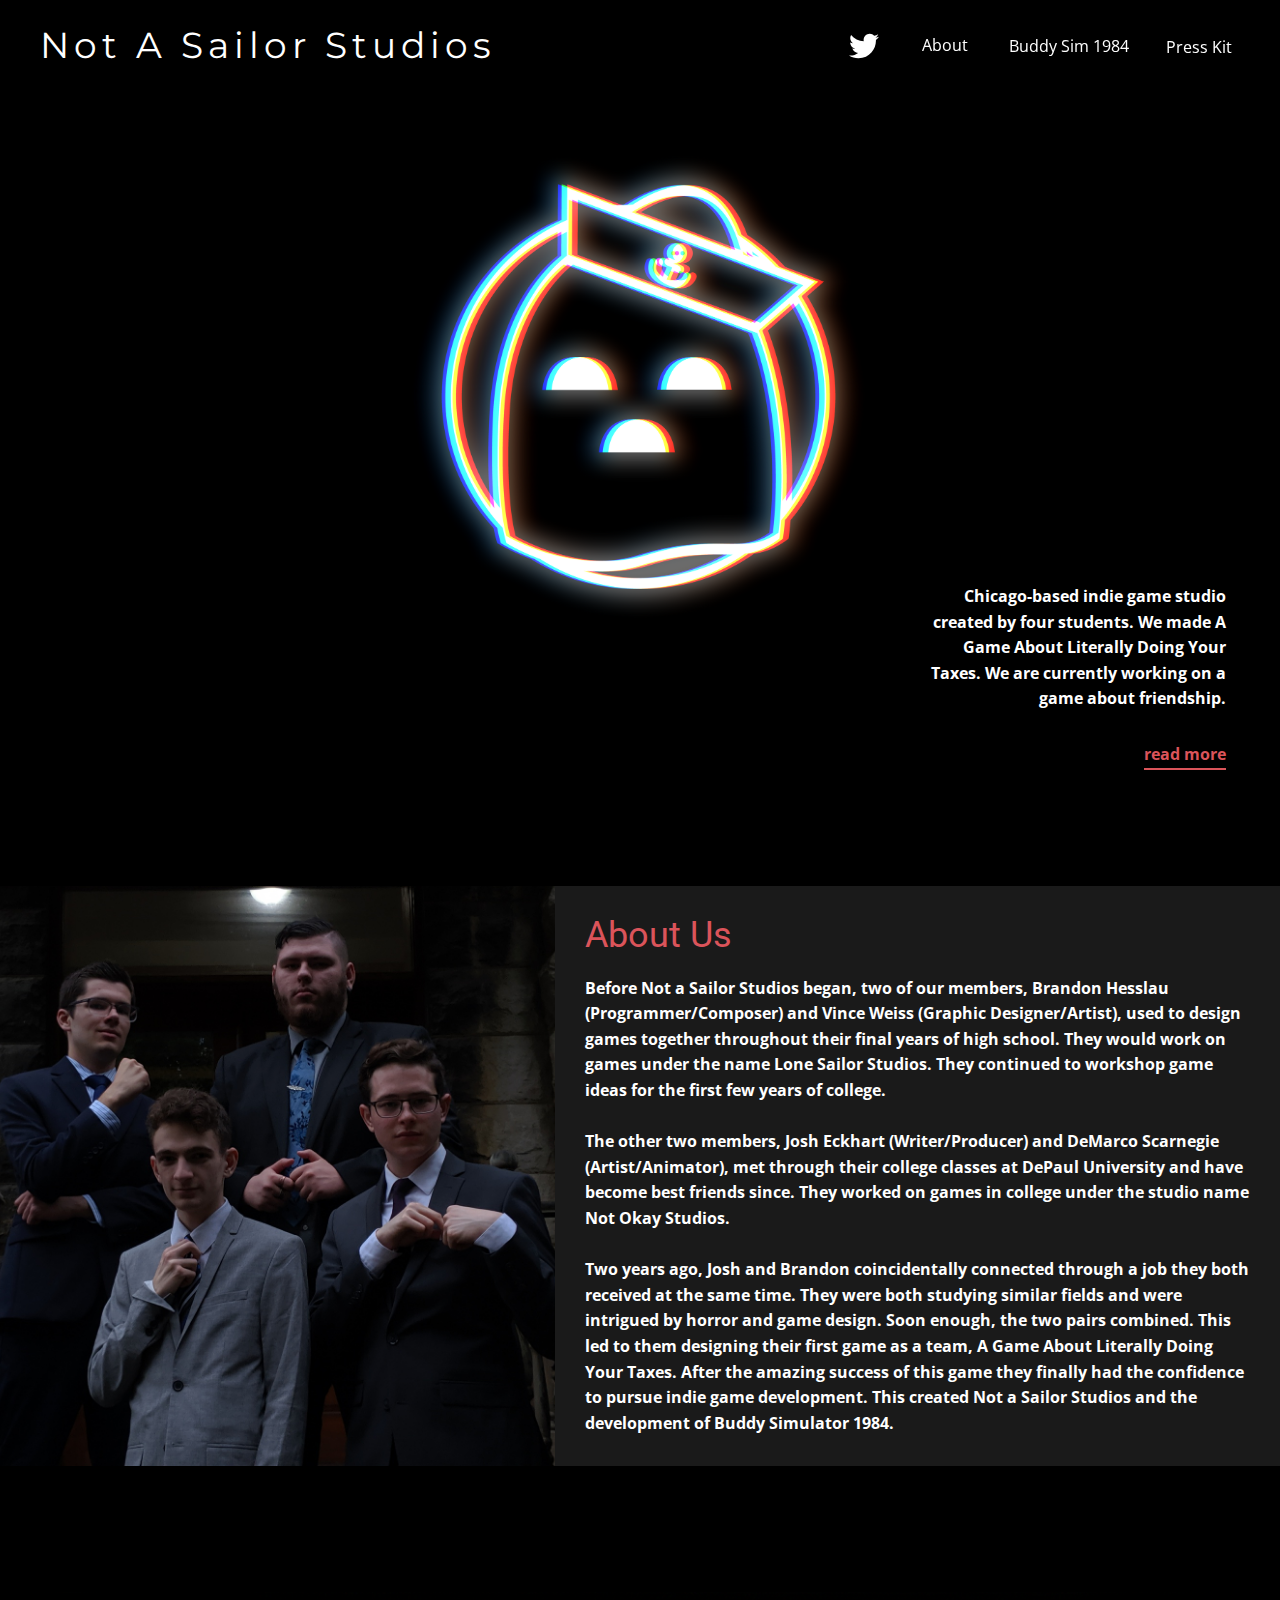
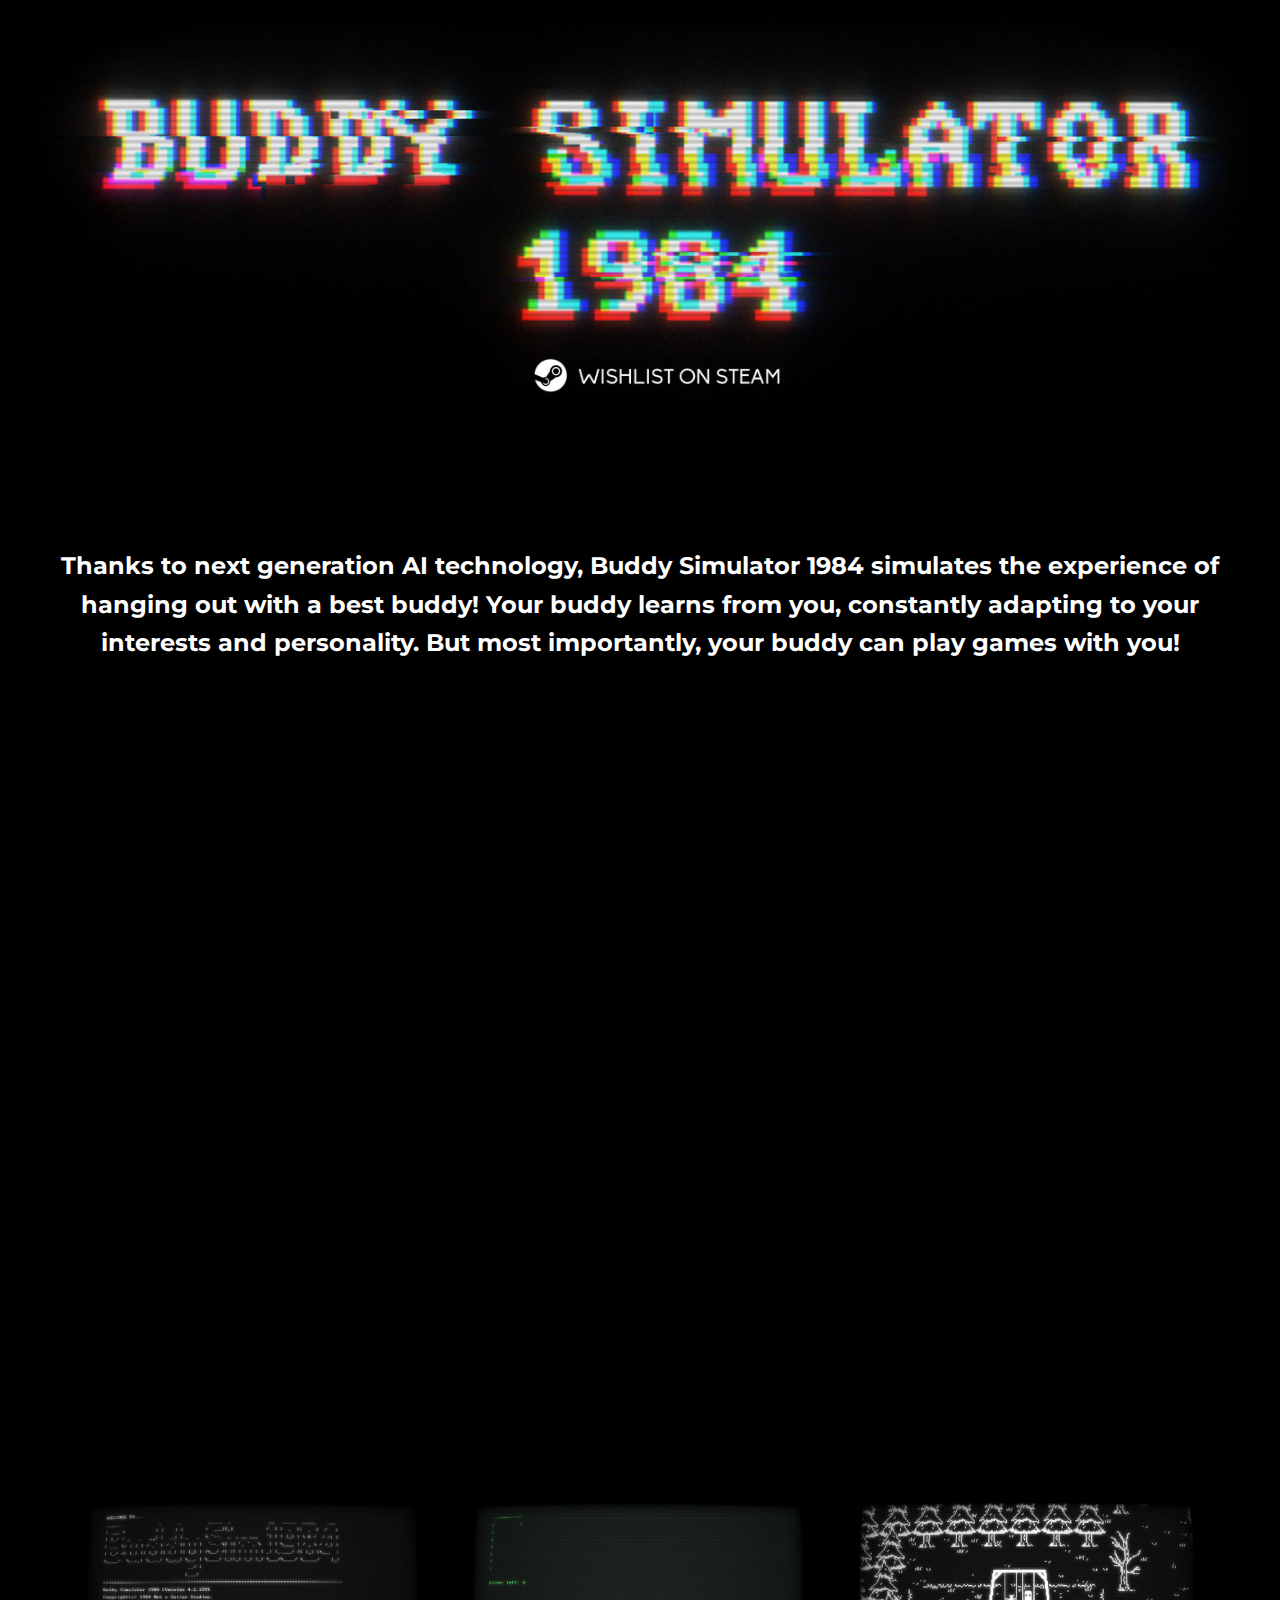
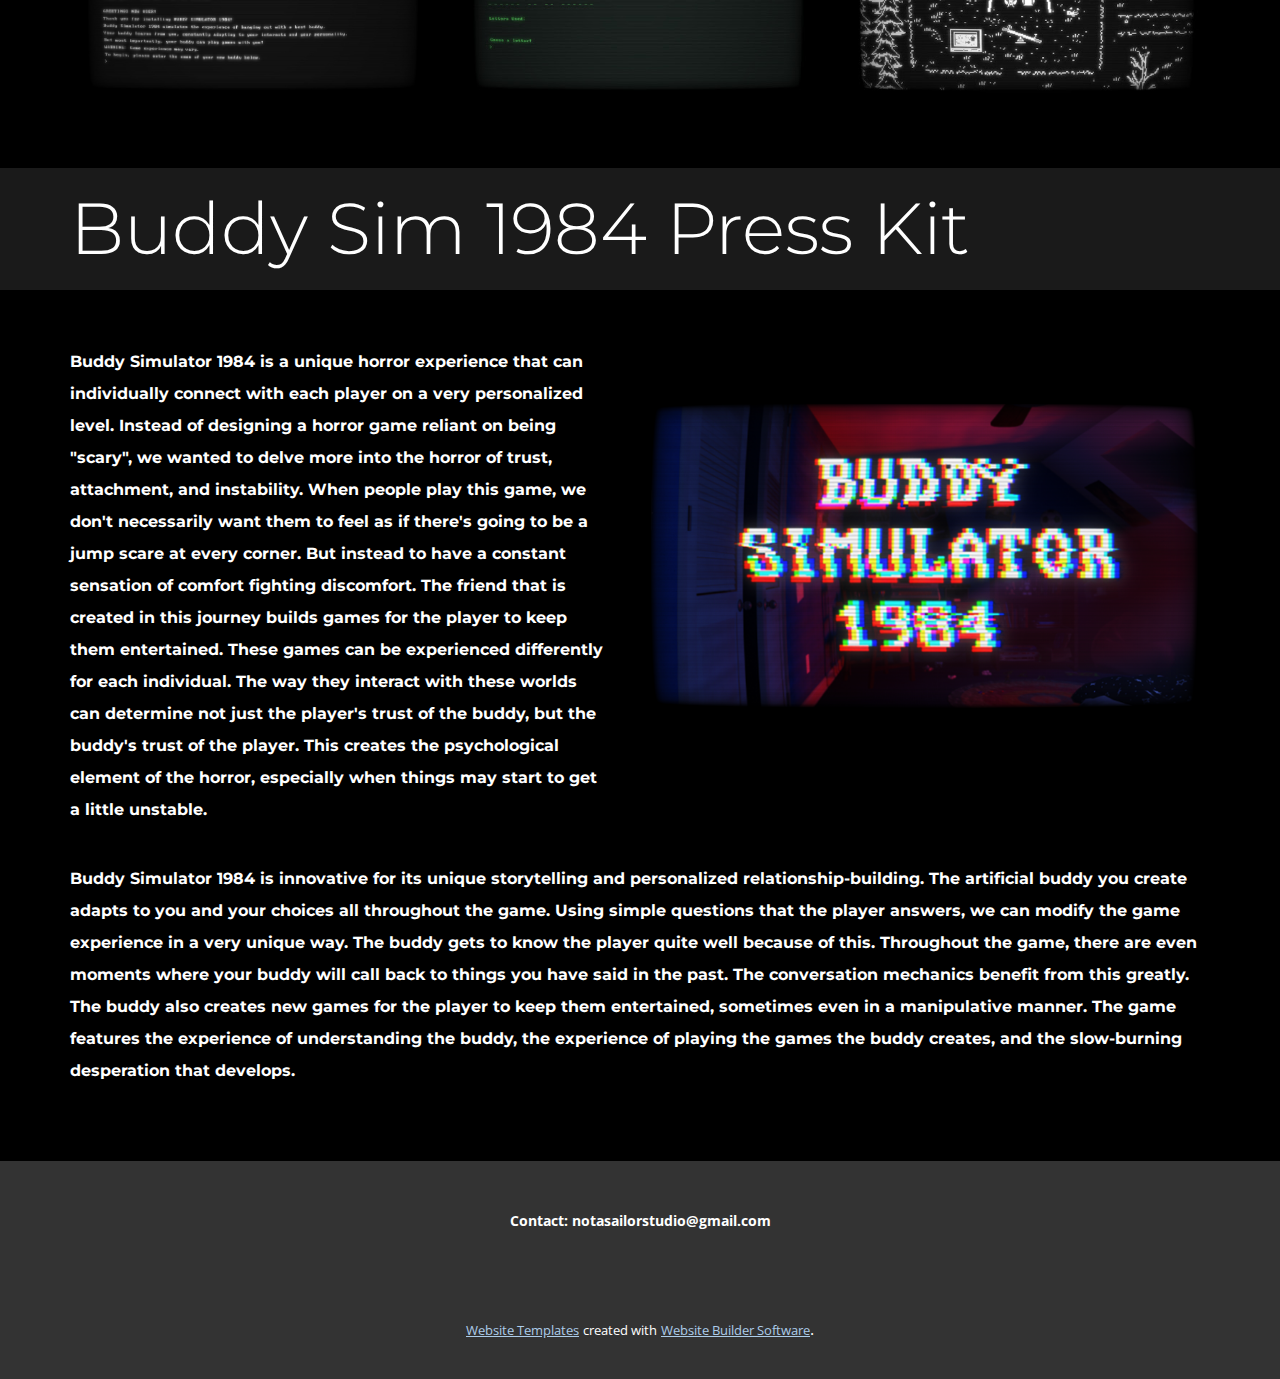
<file: NASS SITE/index.html>
<!DOCTYPE html>
<html style="font-size: 16px;">
  <head>
    <meta name="viewport" content="width=device-width, initial-scale=1.0">
    <meta charset="utf-8">
    <meta name="keywords" content="Not A Sailor Studios, About Us, Buddy Sim 1984 Press Kit">
    <meta name="description" content="">
    <meta name="page_type" content="np-template-header-footer-from-plugin">
    <title>Not A Sailor Studios</title>
    <link rel="stylesheet" href="nicepage.css" media="screen">
<link rel="stylesheet" href="Not-A-Sailor-Studios.css" media="screen">
    <script class="u-script" type="text/javascript" src="jquery.js" defer=""></script>
    <script class="u-script" type="text/javascript" src="nicepage.js" defer=""></script>
    <meta name="generator" content="Nicepage 3.1.3, nicepage.com">
    <link id="u-theme-google-font" rel="stylesheet" href="https://fonts.googleapis.com/css?family=Roboto:100,100i,300,300i,400,400i,500,500i,700,700i,900,900i|Open+Sans:300,300i,400,400i,600,600i,700,700i,800,800i">
    <link id="u-page-google-font" rel="stylesheet" href="https://fonts.googleapis.com/css?family=Montserrat:100,100i,200,200i,300,300i,400,400i,500,500i,600,600i,700,700i,800,800i,900,900i|Montserrat:100,100i,200,200i,300,300i,400,400i,500,500i,600,600i,700,700i,800,800i,900,900i">
    
    
    
    
    
    
    
    
    
    
    <script type="application/ld+json">{
		"@context": "http://schema.org",
		"@type": "Organization",
		"name": "",
		"url": "index.html"
}</script>
    <meta property="og:title" content="Not A Sailor Studios">
    <meta property="og:type" content="website">
    <meta name="theme-color" content="#478ac9">
    <link rel="canonical" href="index.html">
    <meta property="og:url" content="index.html">
  </head>
  <body data-home-page="Not-A-Sailor-Studios.html" data-home-page-title="Not A Sailor Studios" class="u-body"><header class="u-black u-clearfix u-header u-header" id="sec-da3a"><div class="u-clearfix u-sheet u-valign-middle u-sheet-1">
        <h1 class="u-custom-font u-text u-title u-text-1">Not A Sailor Studios</h1>
        <a href="https://twitter.com/not_sailor" class="u-btn u-button-style u-none u-text-active-white u-text-hover-palette-2-base u-btn-1" target="_blank"><span class="u-icon u-icon-1" data-animation-name="fadeIn" data-animation-duration="1000" data-animation-delay="0"><svg xmlns="http://www.w3.org/2000/svg" xmlns:xlink="http://www.w3.org/1999/xlink" version="1.1" xml:space="preserve" class="u-svg-content" viewBox="0 0 512 512" x="0px" y="0px" style="width: 1em; height: 1em;"><g><g><path d="M512,97.248c-19.04,8.352-39.328,13.888-60.48,16.576c21.76-12.992,38.368-33.408,46.176-58.016    c-20.288,12.096-42.688,20.64-66.56,25.408C411.872,60.704,384.416,48,354.464,48c-58.112,0-104.896,47.168-104.896,104.992    c0,8.32,0.704,16.32,2.432,23.936c-87.264-4.256-164.48-46.08-216.352-109.792c-9.056,15.712-14.368,33.696-14.368,53.056    c0,36.352,18.72,68.576,46.624,87.232c-16.864-0.32-33.408-5.216-47.424-12.928c0,0.32,0,0.736,0,1.152    c0,51.008,36.384,93.376,84.096,103.136c-8.544,2.336-17.856,3.456-27.52,3.456c-6.72,0-13.504-0.384-19.872-1.792    c13.6,41.568,52.192,72.128,98.08,73.12c-35.712,27.936-81.056,44.768-130.144,44.768c-8.608,0-16.864-0.384-25.12-1.44    C46.496,446.88,101.6,464,161.024,464c193.152,0,298.752-160,298.752-298.688c0-4.64-0.16-9.12-0.384-13.568    C480.224,136.96,497.728,118.496,512,97.248z"></path>
</g>
</g></svg><img></span>
        </a>
        <a href="Not-A-Sailor-Studios.html#sec-786d" data-page-id="32463478" class="u-btn u-button-style u-none u-text-hover-palette-2-base u-btn-2" data-animation-name="fadeIn" data-animation-duration="1000" data-animation-delay="0" data-animation-direction="">About</a>
        <a href="Not-A-Sailor-Studios.html#sec-8f4f" data-page-id="32463478" class="u-btn u-button-style u-none u-text-hover-palette-2-base u-btn-3" data-animation-name="fadeIn" data-animation-duration="1000" data-animation-delay="0">Buddy Sim 1984</a>
        <a href="Not-A-Sailor-Studios.html#sec-fe0d" data-page-id="32463478" class="u-btn u-button-style u-none u-text-hover-palette-2-base u-btn-4" data-animation-name="fadeIn" data-animation-duration="1000" data-animation-delay="0">Press Kit</a>
      </div></header>
    <section class="u-black u-clearfix u-section-1" id="carousel_be4c">
      <div class="u-clearfix u-sheet u-sheet-1">
        <img class="u-expand-resize u-image u-image-1" src="images/youtubeprofilepic.png" data-image-width="3750" data-image-height="3750">
        <div class="u-align-right u-container-style u-expanded-width-xs u-group u-group-1">
          <div class="u-container-layout u-valign-middle u-container-layout-1">
            <p class="u-text u-text-white u-text-1">Chicago-based indie game studio created by four students.
We made A Game About Literally Doing Your Taxes. 
We are currently working on a game about friendship.</p>
            <a href="Not-A-Sailor-Studios.html#sec-786d" data-page-id="32463478" class="u-active-none u-border-2 u-border-palette-2-base u-btn u-btn-rectangle u-button-style u-hover-none u-none u-btn-1">read more</a>
          </div>
        </div>
      </div>
    </section>
    <section class="u-clearfix u-grey-5 u-section-2" id="sec-786d">
      <div class="u-clearfix u-expanded-width u-gutter-0 u-layout-wrap u-layout-wrap-1">
        <div class="u-gutter-0 u-layout">
          <div class="u-layout-row">
            <div class="u-container-style u-image u-layout-cell u-left-cell u-size-26 u-image-1" src="" data-image-width="4032" data-image-height="3024">
              <div class="u-container-layout u-container-layout-1"></div>
            </div>
            <div class="u-align-left u-container-style u-grey-90 u-layout-cell u-right-cell u-size-34 u-layout-cell-2" src="">
              <div class="u-container-layout u-container-layout-2">
                <h2 class="u-text u-text-palette-2-base u-text-1">About Us</h2>
                <p class="u-text u-text-2"><b style="">Before Not a Sailor Studios began, two of our members, Brandon Hesslau (</b><b>Programmer/Composer)</b><b style="">&nbsp;and Vince Weiss (</b><b>Graphic Designer/Artist)</b><b style="">, used to design games together throughout their final years of high school. They would work on games under the name Lone Sailor Studios. They continued to workshop game ideas for the first few years of college.&nbsp;</b>
                  <br>
                  <br><b style="">The other two members, Josh Eckhart (</b><b>Writer/Producer)</b><b style="">&nbsp;and DeMarco Scarnegie (</b><b>Artist/Animator)</b><b style="">, met through their college classes at DePaul University and have become best friends since. They worked on games in college under the studio name Not Okay Studios.</b>
                  <br>
                  <br><b style="">Two years ago, Josh and Brandon coincidentally connected through a job they both received at the same time. They were both studying similar fields and were intrigued by horror and game design. Soon enough, the two pairs combined. This led to them designing their first game as a team, A Game About Literally Doing Your Taxes. After the amazing success of this game they finally had the confidence to pursue indie game development. This created Not a Sailor Studios and the development of Buddy Simulator 1984.</b>
                </p>
              </div>
            </div>
          </div>
        </div>
      </div>
    </section>
    <section class="u-black u-clearfix u-section-3" id="sec-f440">
      <div class="u-clearfix u-sheet u-sheet-1"></div>
    </section>
    <section class="u-align-left u-clearfix u-image u-section-4" src="" id="sec-8f4f" data-image-width="10935" data-image-height="3593">
      <div class="u-clearfix u-sheet u-valign-middle"></div>
    </section>
    <section class="u-align-left u-black u-clearfix u-section-5" id="sec-8ec0">
      <div class="u-clearfix u-sheet u-sheet-1">
        <p class="u-align-center u-custom-font u-text u-text-1"><b>Thanks to next generation AI technology, Buddy Simulator 1984 simulates the experience of hanging out with a best buddy! Your buddy learns from you, constantly adapting to your interests and personality. But most importantly, your buddy can play games with you!</b>
        </p>
      </div>
    </section>
    <section class="u-black u-clearfix u-section-6" id="sec-cba3">
      <div class="u-clearfix u-sheet u-sheet-1">
        <div class="u-align-left u-expand-resize u-expanded-width u-left-0 u-video u-video-contain u-video-1">
          <div style="position: absolute;" class="embed-responsive">
            <iframe style="position: absolute;top: 0;left: 0;width: 100%;height: 100%;" class="embed-responsive-item" src="https://www.youtube.com/embed/matlaLDM-iM?mute=1&amp;showinfo=0&amp;controls=0&amp;start=0&amp;autoplay=1" frameborder="0" allowfullscreen=""></iframe>
          </div>
        </div>
      </div>
    </section>
    <section class="u-align-center u-black u-clearfix u-section-7" id="sec-fe0d">
      <div class="u-clearfix u-sheet u-sheet-1">
        <div class="u-expanded-width u-gallery u-layout-grid u-lightbox u-show-text-on-hover u-gallery-1">
          <div class="u-gallery-inner u-gallery-inner-1">
            <div class="u-effect-fade u-gallery-item">
              <div class="u-back-slide" data-image-width="1600" data-image-height="900">
                <img class="u-back-image u-expanded" src="images/BuddySim_Ascii.jpg">
              </div>
              <div class="u-over-slide u-shading u-over-slide-1">
                <h3 class="u-gallery-heading"></h3>
                <p class="u-gallery-text"></p>
              </div>
            </div>
            <div class="u-effect-fade u-gallery-item">
              <div class="u-back-slide" data-image-width="512" data-image-height="288">
                <img class="u-back-image u-expanded" src="images/unnamed1.jpg">
              </div>
              <div class="u-over-slide u-shading u-over-slide-2">
                <h3 class="u-gallery-heading"></h3>
                <p class="u-gallery-text"></p>
              </div>
            </div>
            <div class="u-effect-fade u-gallery-item">
              <div class="u-back-slide" data-image-width="512" data-image-height="288">
                <img class="u-back-image u-expanded" src="images/unnamed.jpg">
              </div>
              <div class="u-over-slide u-shading u-over-slide-3">
                <h3 class="u-gallery-heading"></h3>
                <p class="u-gallery-text"></p>
              </div>
            </div>
          </div>
        </div>
      </div>
    </section>
    <section class="u-clearfix u-grey-90 u-section-8" id="sec-66d5">
      <div class="u-clearfix u-sheet u-valign-middle u-sheet-1">
        <h1 class="u-custom-font u-font-montserrat u-text u-text-default u-title u-text-1">Buddy Sim 1984 Press Kit</h1>
      </div>
    </section>
    <section class="u-black u-clearfix u-section-9" id="sec-64cc">
      <div class="u-clearfix u-sheet u-sheet-1">
        <p class="u-custom-font u-text u-text-1"><b>Buddy Simulator 1984 is a unique horror experience that can individually connect with each player on a very personalized level. Instead of designing a horror game reliant on being "scary", we wanted to delve more into the horror of trust, attachment, and instability. When people play this game, we don't necessarily want them to feel as if there's going to be a jump scare at every corner. But instead to have a constant sensation of comfort fighting discomfort. The friend that is created in this journey builds games for the player to keep them entertained. These games can be experienced differently for each individual. The way they interact with these worlds can determine not just the player's trust of the buddy, but the buddy's trust of the player. This creates the psychological element of the horror, especially when things may start to get a little unstable.</b>
        </p>
        <img src="images/Event_3_Cover.png" alt="" class="u-image u-image-default u-image-1" data-image-width="800" data-image-height="450">
        <p class="u-align-left u-custom-font u-text u-text-2"><b>Buddy Simulator 1984 is innovative for its unique storytelling and personalized relationship-building. The artificial buddy you create adapts to you and your choices all throughout the game. Using simple questions that the player answers, we can modify the game experience in a very unique way. The buddy gets to know the player quite well because of this. Throughout the game, there are even moments where your buddy will call back to things you have said in the past. The conversation mechanics benefit from this greatly. The buddy also creates new games for the player to keep them entertained, sometimes even in a manipulative manner. The game features the experience of understanding the buddy, the experience of playing the games the buddy creates, and the slow-burning desperation that develops.</b>
          <br>
        </p>
      </div>
    </section>
    
    
    <footer class="u-align-center u-clearfix u-footer u-grey-80 u-footer" id="sec-ced2"><div class="u-clearfix u-sheet u-sheet-1">
        <p class="u-small-text u-text u-text-variant u-text-1"><b>Contact: notasailorstudio@gmail.com</b>
        </p>
      </div></footer>
    <section class="u-backlink u-clearfix u-grey-80">
      <a class="u-link" href="https://nicepage.com/website-templates" target="_blank">
        <span>Website Templates</span>
      </a>
      <p class="u-text">
        <span>created with</span>
      </p>
      <a class="u-link" href="https://nicepage.com/" target="_blank">
        <span>Website Builder Software</span>
      </a>. 
    </section>
  </body>
</html>
</file>
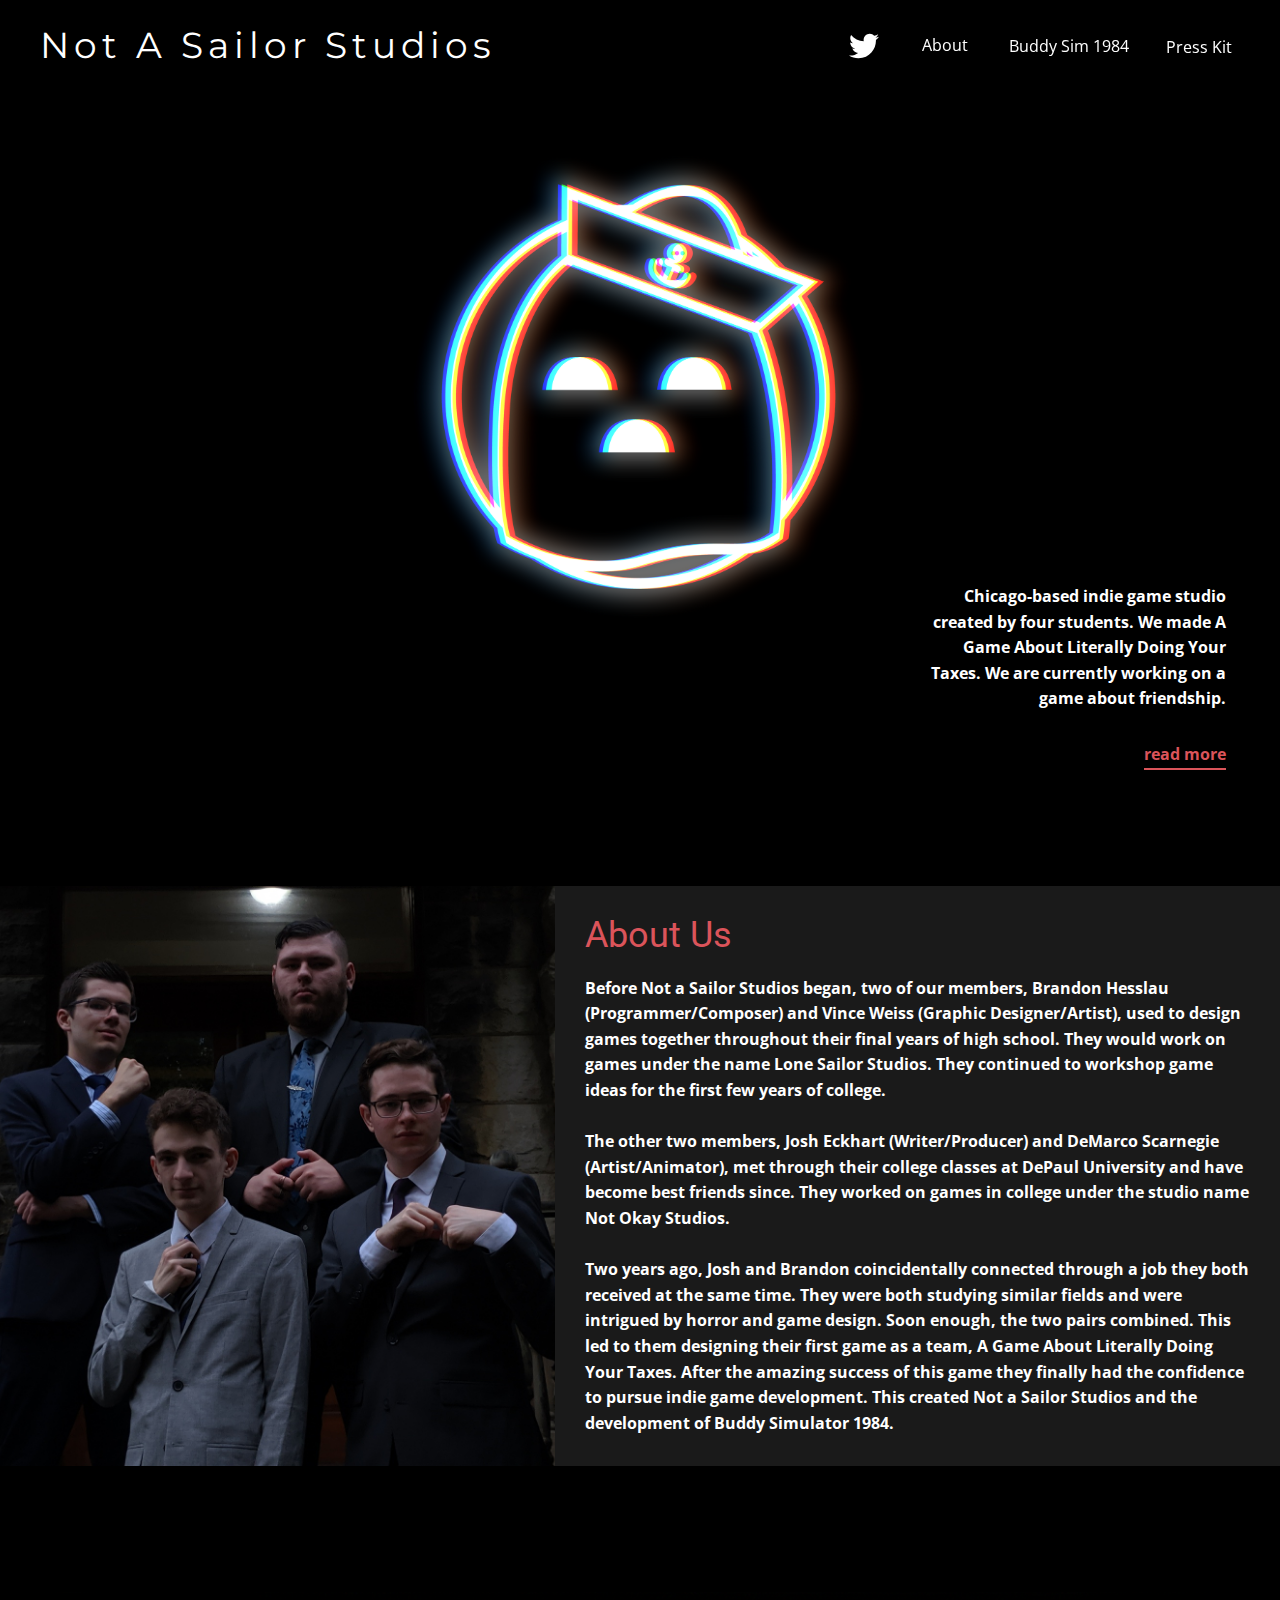
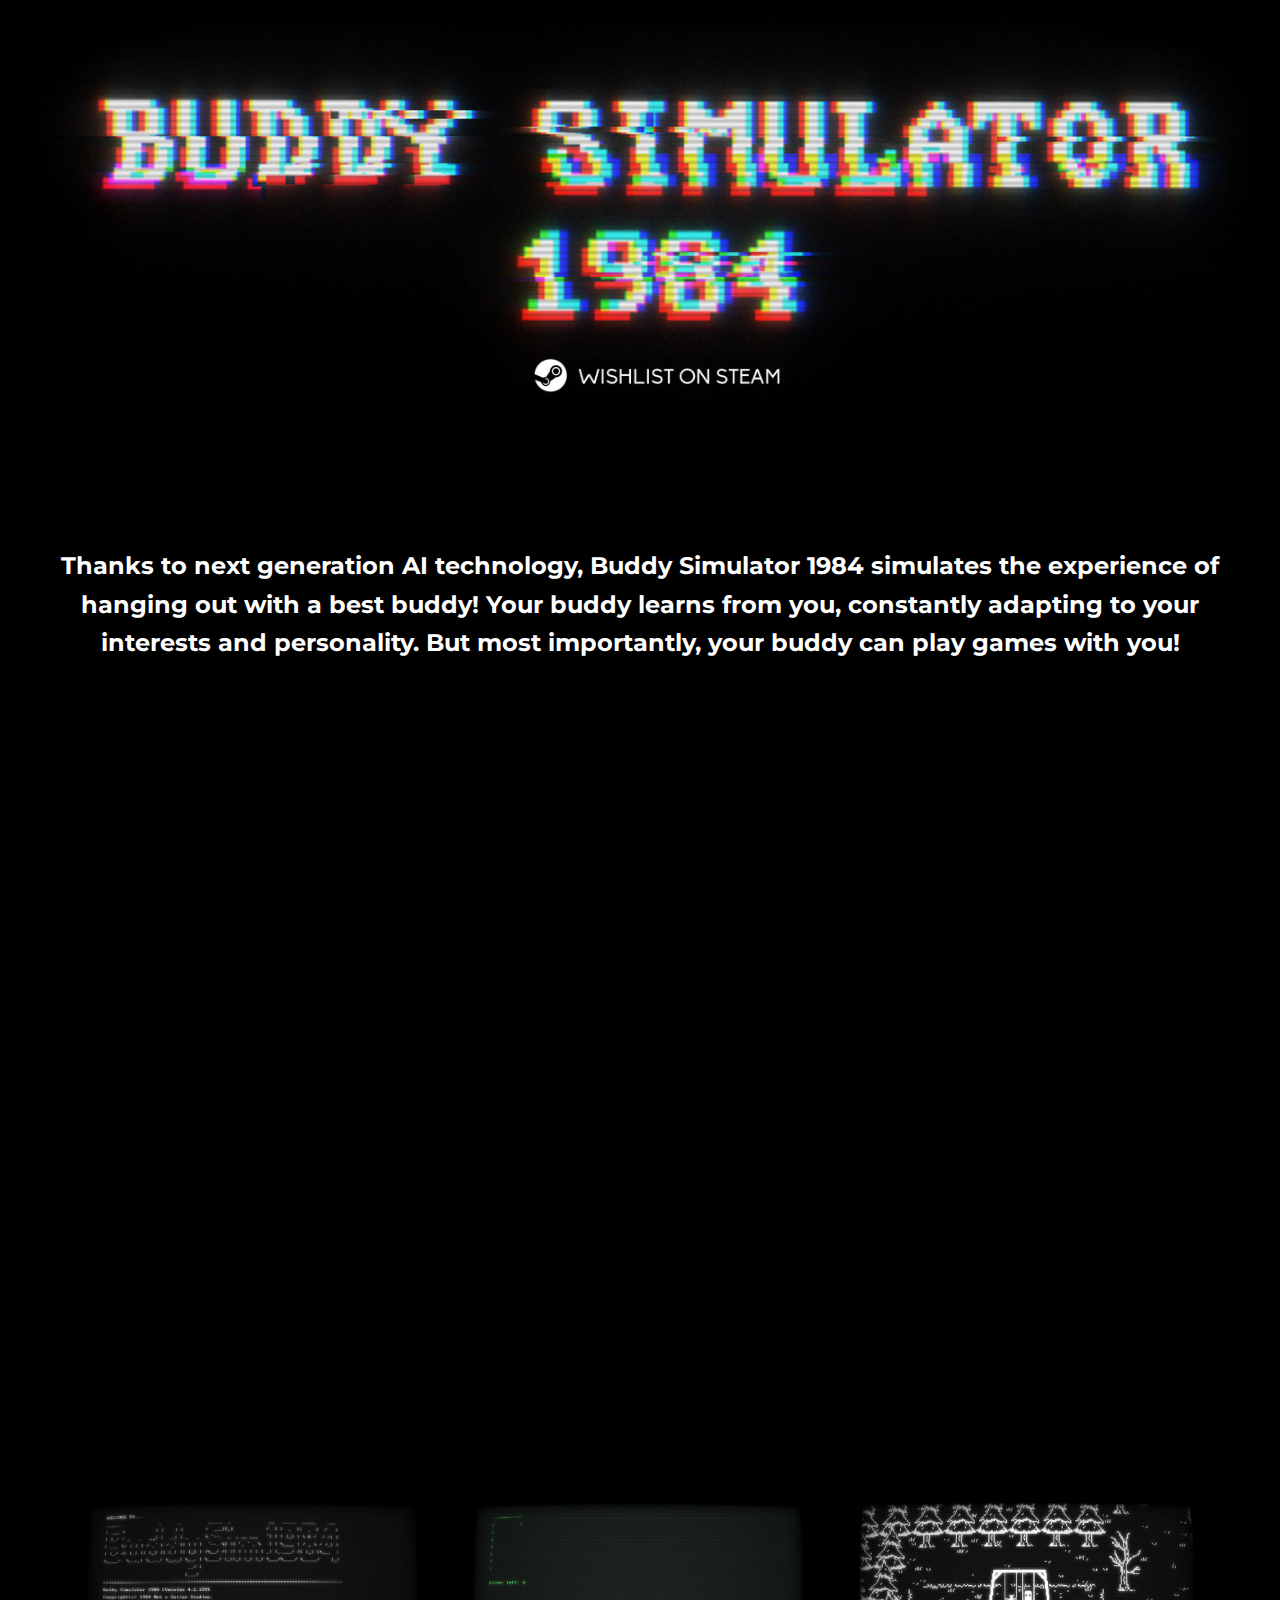
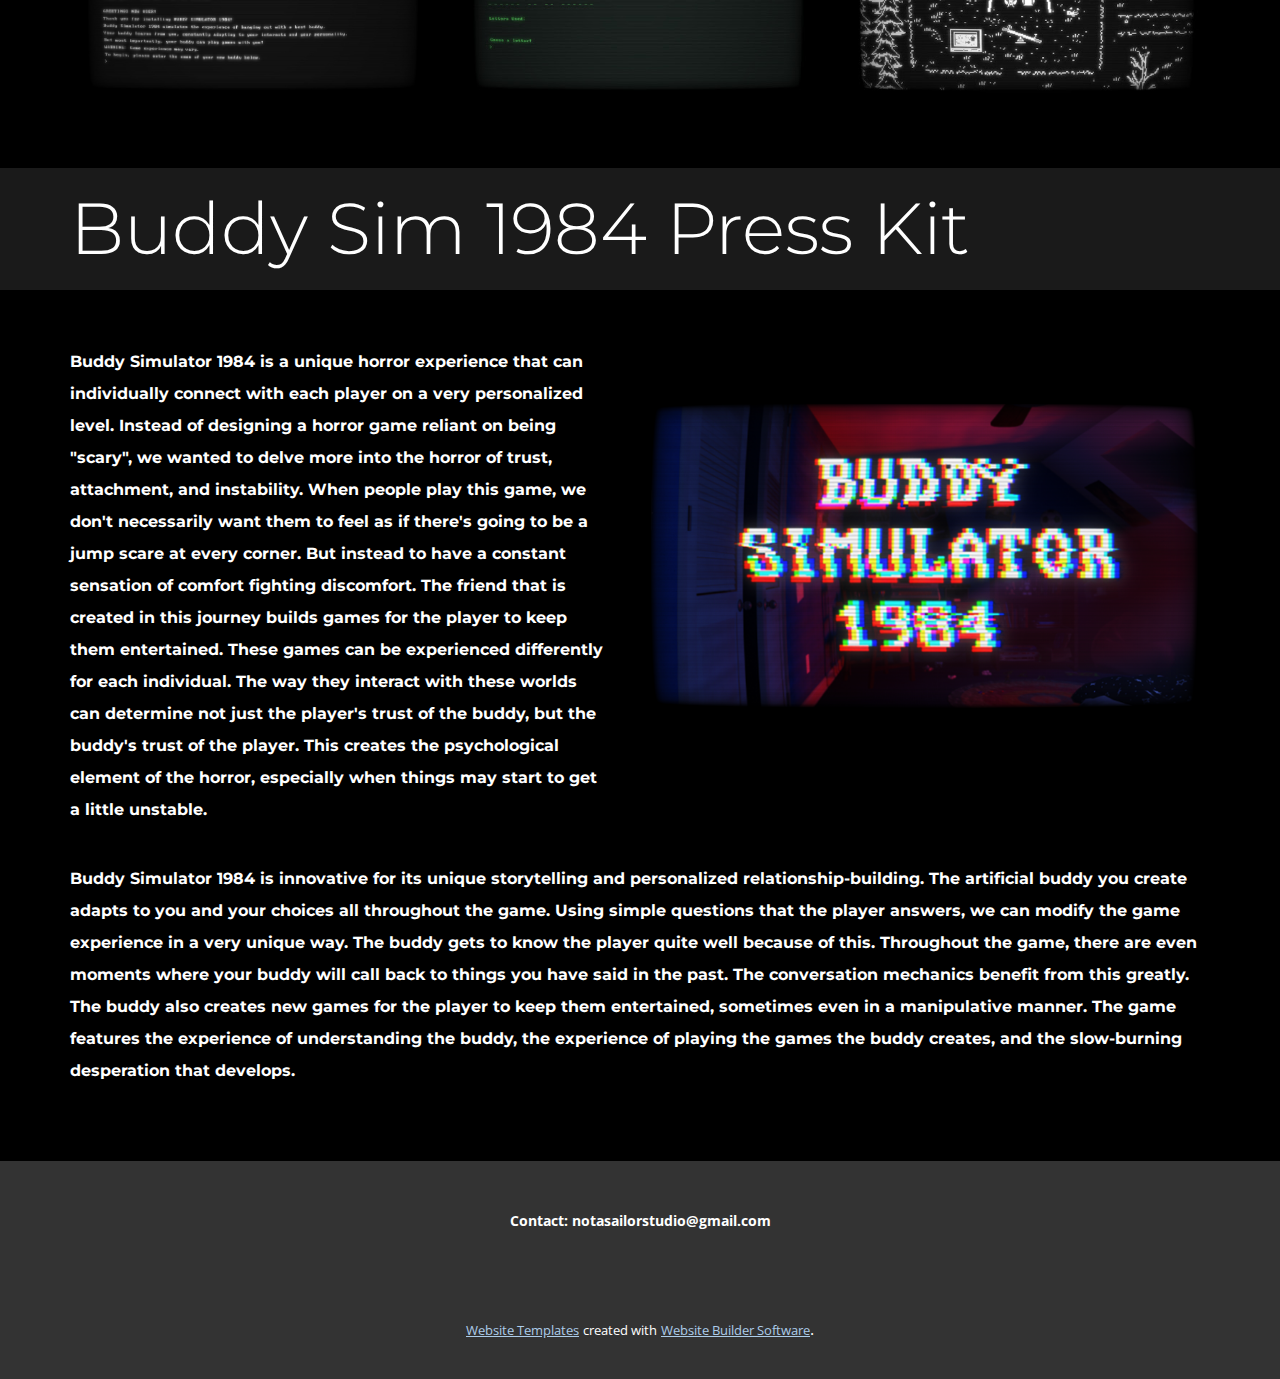
<file: Not-A-Sailor-Studios.html>
<!DOCTYPE html>
<html style="font-size: 16px;">
  <head>
    <meta name="viewport" content="width=device-width, initial-scale=1.0">
    <meta charset="utf-8">
    <meta name="keywords" content="Not A Sailor Studios, About Us, Buddy Sim 1984 Press Kit">
    <meta name="description" content="">
    <meta name="page_type" content="np-template-header-footer-from-plugin">
    <title>Not A Sailor Studios</title>
    <link rel="stylesheet" href="nicepage.css" media="screen">
<link rel="stylesheet" href="Not-A-Sailor-Studios.css" media="screen">
    <script class="u-script" type="text/javascript" src="jquery.js" defer=""></script>
    <script class="u-script" type="text/javascript" src="nicepage.js" defer=""></script>
    <meta name="generator" content="Nicepage 3.1.3, nicepage.com">
    <link id="u-theme-google-font" rel="stylesheet" href="https://fonts.googleapis.com/css?family=Roboto:100,100i,300,300i,400,400i,500,500i,700,700i,900,900i|Open+Sans:300,300i,400,400i,600,600i,700,700i,800,800i">
    <link id="u-page-google-font" rel="stylesheet" href="https://fonts.googleapis.com/css?family=Montserrat:100,100i,200,200i,300,300i,400,400i,500,500i,600,600i,700,700i,800,800i,900,900i|Montserrat:100,100i,200,200i,300,300i,400,400i,500,500i,600,600i,700,700i,800,800i,900,900i">
    
    
    
    
    
    
    
    
    
    
    <script type="application/ld+json">{
		"@context": "http://schema.org",
		"@type": "Organization",
		"name": "",
		"url": "index.html"
}</script>
    <meta property="og:title" content="Not A Sailor Studios">
    <meta property="og:type" content="website">
    <meta name="theme-color" content="#478ac9">
    <link rel="canonical" href="index.html">
    <meta property="og:url" content="index.html">
  </head>
  <body class="u-body"><header class="u-black u-clearfix u-header u-header" id="sec-da3a"><div class="u-clearfix u-sheet u-valign-middle u-sheet-1">
        <h1 class="u-custom-font u-text u-title u-text-1">Not A Sailor Studios</h1>
        <a href="https://twitter.com/not_sailor" class="u-btn u-button-style u-none u-text-active-white u-text-hover-palette-2-base u-btn-1" target="_blank"><span class="u-icon u-icon-1" data-animation-name="fadeIn" data-animation-duration="1000" data-animation-delay="0"><svg xmlns="http://www.w3.org/2000/svg" xmlns:xlink="http://www.w3.org/1999/xlink" version="1.1" xml:space="preserve" class="u-svg-content" viewBox="0 0 512 512" x="0px" y="0px" style="width: 1em; height: 1em;"><g><g><path d="M512,97.248c-19.04,8.352-39.328,13.888-60.48,16.576c21.76-12.992,38.368-33.408,46.176-58.016    c-20.288,12.096-42.688,20.64-66.56,25.408C411.872,60.704,384.416,48,354.464,48c-58.112,0-104.896,47.168-104.896,104.992    c0,8.32,0.704,16.32,2.432,23.936c-87.264-4.256-164.48-46.08-216.352-109.792c-9.056,15.712-14.368,33.696-14.368,53.056    c0,36.352,18.72,68.576,46.624,87.232c-16.864-0.32-33.408-5.216-47.424-12.928c0,0.32,0,0.736,0,1.152    c0,51.008,36.384,93.376,84.096,103.136c-8.544,2.336-17.856,3.456-27.52,3.456c-6.72,0-13.504-0.384-19.872-1.792    c13.6,41.568,52.192,72.128,98.08,73.12c-35.712,27.936-81.056,44.768-130.144,44.768c-8.608,0-16.864-0.384-25.12-1.44    C46.496,446.88,101.6,464,161.024,464c193.152,0,298.752-160,298.752-298.688c0-4.64-0.16-9.12-0.384-13.568    C480.224,136.96,497.728,118.496,512,97.248z"></path>
</g>
</g></svg><img></span>
        </a>
        <a href="Not-A-Sailor-Studios.html#sec-786d" data-page-id="32463478" class="u-btn u-button-style u-none u-text-hover-palette-2-base u-btn-2" data-animation-name="fadeIn" data-animation-duration="1000" data-animation-delay="0" data-animation-direction="">About</a>
        <a href="Not-A-Sailor-Studios.html#sec-8f4f" data-page-id="32463478" class="u-btn u-button-style u-none u-text-hover-palette-2-base u-btn-3" data-animation-name="fadeIn" data-animation-duration="1000" data-animation-delay="0">Buddy Sim 1984</a>
        <a href="Not-A-Sailor-Studios.html#sec-fe0d" data-page-id="32463478" class="u-btn u-button-style u-none u-text-hover-palette-2-base u-btn-4" data-animation-name="fadeIn" data-animation-duration="1000" data-animation-delay="0">Press Kit</a>
      </div></header>
    <section class="u-black u-clearfix u-section-1" id="carousel_be4c">
      <div class="u-clearfix u-sheet u-sheet-1">
        <img class="u-expand-resize u-image u-image-1" src="images/youtubeprofilepic.png" data-image-width="3750" data-image-height="3750">
        <div class="u-align-right u-container-style u-expanded-width-xs u-group u-group-1">
          <div class="u-container-layout u-valign-middle u-container-layout-1">
            <p class="u-text u-text-white u-text-1">Chicago-based indie game studio created by four students.
We made A Game About Literally Doing Your Taxes. 
We are currently working on a game about friendship.</p>
            <a href="Not-A-Sailor-Studios.html#sec-786d" data-page-id="32463478" class="u-active-none u-border-2 u-border-palette-2-base u-btn u-btn-rectangle u-button-style u-hover-none u-none u-btn-1">read more</a>
          </div>
        </div>
      </div>
    </section>
    <section class="u-clearfix u-grey-5 u-section-2" id="sec-786d">
      <div class="u-clearfix u-expanded-width u-gutter-0 u-layout-wrap u-layout-wrap-1">
        <div class="u-gutter-0 u-layout">
          <div class="u-layout-row">
            <div class="u-container-style u-image u-layout-cell u-left-cell u-size-26 u-image-1" src="" data-image-width="4032" data-image-height="3024">
              <div class="u-container-layout u-container-layout-1"></div>
            </div>
            <div class="u-align-left u-container-style u-grey-90 u-layout-cell u-right-cell u-size-34 u-layout-cell-2" src="">
              <div class="u-container-layout u-container-layout-2">
                <h2 class="u-text u-text-palette-2-base u-text-1">About Us</h2>
                <p class="u-text u-text-2"><b style="">Before Not a Sailor Studios began, two of our members, Brandon Hesslau (</b><b>Programmer/Composer)</b><b style="">&nbsp;and Vince Weiss (</b><b>Graphic Designer/Artist)</b><b style="">, used to design games together throughout their final years of high school. They would work on games under the name Lone Sailor Studios. They continued to workshop game ideas for the first few years of college.&nbsp;</b>
                  <br>
                  <br><b style="">The other two members, Josh Eckhart (</b><b>Writer/Producer)</b><b style="">&nbsp;and DeMarco Scarnegie (</b><b>Artist/Animator)</b><b style="">, met through their college classes at DePaul University and have become best friends since. They worked on games in college under the studio name Not Okay Studios.</b>
                  <br>
                  <br><b style="">Two years ago, Josh and Brandon coincidentally connected through a job they both received at the same time. They were both studying similar fields and were intrigued by horror and game design. Soon enough, the two pairs combined. This led to them designing their first game as a team, A Game About Literally Doing Your Taxes. After the amazing success of this game they finally had the confidence to pursue indie game development. This created Not a Sailor Studios and the development of Buddy Simulator 1984.</b>
                </p>
              </div>
            </div>
          </div>
        </div>
      </div>
    </section>
    <section class="u-black u-clearfix u-section-3" id="sec-f440">
      <div class="u-clearfix u-sheet u-sheet-1"></div>
    </section>
    <section class="u-align-left u-clearfix u-image u-section-4" src="" id="sec-8f4f" data-image-width="10935" data-image-height="3593">
      <div class="u-clearfix u-sheet u-valign-middle"></div>
    </section>
    <section class="u-align-left u-black u-clearfix u-section-5" id="sec-8ec0">
      <div class="u-clearfix u-sheet u-sheet-1">
        <p class="u-align-center u-custom-font u-text u-text-1"><b>Thanks to next generation AI technology, Buddy Simulator 1984 simulates the experience of hanging out with a best buddy! Your buddy learns from you, constantly adapting to your interests and personality. But most importantly, your buddy can play games with you!</b>
        </p>
      </div>
    </section>
    <section class="u-black u-clearfix u-section-6" id="sec-cba3">
      <div class="u-clearfix u-sheet u-sheet-1">
        <div class="u-align-left u-expand-resize u-expanded-width u-left-0 u-video u-video-contain u-video-1">
          <div style="position: absolute;" class="embed-responsive">
            <iframe style="position: absolute;top: 0;left: 0;width: 100%;height: 100%;" class="embed-responsive-item" src="https://www.youtube.com/embed/matlaLDM-iM?mute=1&amp;showinfo=0&amp;controls=0&amp;start=0&amp;autoplay=1" frameborder="0" allowfullscreen=""></iframe>
          </div>
        </div>
      </div>
    </section>
    <section class="u-align-center u-black u-clearfix u-section-7" id="sec-fe0d">
      <div class="u-clearfix u-sheet u-sheet-1">
        <div class="u-expanded-width u-gallery u-layout-grid u-lightbox u-show-text-on-hover u-gallery-1">
          <div class="u-gallery-inner u-gallery-inner-1">
            <div class="u-effect-fade u-gallery-item">
              <div class="u-back-slide" data-image-width="1600" data-image-height="900">
                <img class="u-back-image u-expanded" src="images/BuddySim_Ascii.jpg">
              </div>
              <div class="u-over-slide u-shading u-over-slide-1">
                <h3 class="u-gallery-heading"></h3>
                <p class="u-gallery-text"></p>
              </div>
            </div>
            <div class="u-effect-fade u-gallery-item">
              <div class="u-back-slide" data-image-width="512" data-image-height="288">
                <img class="u-back-image u-expanded" src="images/unnamed1.jpg">
              </div>
              <div class="u-over-slide u-shading u-over-slide-2">
                <h3 class="u-gallery-heading"></h3>
                <p class="u-gallery-text"></p>
              </div>
            </div>
            <div class="u-effect-fade u-gallery-item">
              <div class="u-back-slide" data-image-width="512" data-image-height="288">
                <img class="u-back-image u-expanded" src="images/unnamed.jpg">
              </div>
              <div class="u-over-slide u-shading u-over-slide-3">
                <h3 class="u-gallery-heading"></h3>
                <p class="u-gallery-text"></p>
              </div>
            </div>
          </div>
        </div>
      </div>
    </section>
    <section class="u-clearfix u-grey-90 u-section-8" id="sec-66d5">
      <div class="u-clearfix u-sheet u-valign-middle u-sheet-1">
        <h1 class="u-custom-font u-font-montserrat u-text u-text-default u-title u-text-1">Buddy Sim 1984 Press Kit</h1>
      </div>
    </section>
    <section class="u-black u-clearfix u-section-9" id="sec-64cc">
      <div class="u-clearfix u-sheet u-sheet-1">
        <p class="u-custom-font u-text u-text-1"><b>Buddy Simulator 1984 is a unique horror experience that can individually connect with each player on a very personalized level. Instead of designing a horror game reliant on being "scary", we wanted to delve more into the horror of trust, attachment, and instability. When people play this game, we don't necessarily want them to feel as if there's going to be a jump scare at every corner. But instead to have a constant sensation of comfort fighting discomfort. The friend that is created in this journey builds games for the player to keep them entertained. These games can be experienced differently for each individual. The way they interact with these worlds can determine not just the player's trust of the buddy, but the buddy's trust of the player. This creates the psychological element of the horror, especially when things may start to get a little unstable.</b>
        </p>
        <img src="images/Event_3_Cover.png" alt="" class="u-image u-image-default u-image-1" data-image-width="800" data-image-height="450">
        <p class="u-align-left u-custom-font u-text u-text-2"><b>Buddy Simulator 1984 is innovative for its unique storytelling and personalized relationship-building. The artificial buddy you create adapts to you and your choices all throughout the game. Using simple questions that the player answers, we can modify the game experience in a very unique way. The buddy gets to know the player quite well because of this. Throughout the game, there are even moments where your buddy will call back to things you have said in the past. The conversation mechanics benefit from this greatly. The buddy also creates new games for the player to keep them entertained, sometimes even in a manipulative manner. The game features the experience of understanding the buddy, the experience of playing the games the buddy creates, and the slow-burning desperation that develops.</b>
          <br>
        </p>
      </div>
    </section>
    
    
    <footer class="u-align-center u-clearfix u-footer u-grey-80 u-footer" id="sec-ced2"><div class="u-clearfix u-sheet u-sheet-1">
        <p class="u-small-text u-text u-text-variant u-text-1"><b>Contact: notasailorstudio@gmail.com</b>
        </p>
      </div></footer>
    <section class="u-backlink u-clearfix u-grey-80">
      <a class="u-link" href="https://nicepage.com/website-templates" target="_blank">
        <span>Website Templates</span>
      </a>
      <p class="u-text">
        <span>created with</span>
      </p>
      <a class="u-link" href="https://nicepage.com/" target="_blank">
        <span>Website Builder Software</span>
      </a>. 
    </section>
  </body>
</html>
</file>
<file: NASS SITE/Not-A-Sailor-Studios.css>
.u-section-1 {
  background-image: none;
}

.u-section-1 .u-sheet-1 {
  min-height: 796px;
}

.u-section-1 .u-image-1 {
  width: 570px;
  height: 533px;
  margin: 30px auto 0 285px;
}

.u-section-1 .u-group-1 {
  width: 426px;
  min-height: 236px;
  height: auto;
  margin: -96px -46px 60px auto;
}

.u-section-1 .u-container-layout-1 {
  padding: 27px 30px;
}

.u-section-1 .u-text-1 {
  font-weight: 700;
  font-size: 1rem;
  margin: 0 0 0 71px;
}

.u-section-1 .u-btn-1 {
  background-image: none;
  border-style: none none solid;
  font-weight: 700;
  margin: 30px 0 0 auto;
  padding: 0;
}

@media (max-width: 1199px) {
  .u-section-1 .u-sheet-1 {
    min-height: 719px;
  }
}

@media (max-width: 991px) {
  .u-section-1 .u-sheet-1 {
    min-height: 703px;
  }

  .u-section-1 .u-image-1 {
    margin-left: 150px;
  }
}

@media (max-width: 767px) {
  .u-section-1 .u-sheet-1 {
    min-height: 643px;
  }

  .u-section-1 .u-image-1 {
    width: 540px;
    height: 505px;
    margin-left: 0;
  }

  .u-section-1 .u-group-1 {
    margin-top: -68px;
  }

  .u-section-1 .u-container-layout-1 {
    padding-left: 10px;
    padding-right: 10px;
  }
}

@media (max-width: 575px) {
  .u-section-1 .u-sheet-1 {
    min-height: 547px;
  }

  .u-section-1 .u-image-1 {
    width: 340px;
    height: 318px;
  }

  .u-section-1 .u-group-1 {
    margin-top: 119px;
    margin-right: initial;
    margin-left: initial;
    width: auto;
  }

  .u-section-1 .u-text-1 {
    font-size: 0.875rem;
    margin-left: 0;
  }
}.u-section-2 {
  background-image: none;
  min-height: 533px;
}

.u-section-2 .u-layout-wrap-1 {
  margin-top: 0;
  margin-bottom: 0;
}

.u-section-2 .u-image-1 {
  min-height: 543px;
  background-image: url("images/IMG_20190927_170553_2.jpg");
  background-position: 64.92% 50%;
}

.u-section-2 .u-container-layout-1 {
  padding: 30px;
}

.u-section-2 .u-layout-cell-2 {
  min-height: 543px;
  background-image: none;
}

.u-section-2 .u-container-layout-2 {
  padding: 30px;
}

.u-section-2 .u-text-1 {
  margin: 0;
}

.u-section-2 .u-text-2 {
  margin: 20px 0 0;
}

@media (max-width: 1199px) {
  .u-section-2 {
    min-height: 504px;
  }

  .u-section-2 .u-image-1 {
    min-height: 448px;
  }

  .u-section-2 .u-layout-cell-2 {
    min-height: 448px;
  }
}

@media (max-width: 991px) {
  .u-section-2 {
    min-height: 370px;
  }

  .u-section-2 .u-image-1 {
    min-height: 343px;
  }

  .u-section-2 .u-layout-cell-2 {
    min-height: 100px;
  }
}

@media (max-width: 767px) {
  .u-section-2 {
    min-height: 959px;
  }

  .u-section-2 .u-image-1 {
    min-height: 594px;
  }

  .u-section-2 .u-container-layout-1 {
    padding-left: 10px;
    padding-right: 10px;
  }

  .u-section-2 .u-container-layout-2 {
    padding-left: 10px;
    padding-right: 10px;
  }
}

@media (max-width: 575px) {
  .u-section-2 {
    min-height: 668px;
  }

  .u-section-2 .u-image-1 {
    min-height: 572px;
  }
}.u-section-3 {
  background-image: none;
}

.u-section-3 .u-sheet-1 {
  min-height: 126px;
}.u-section-4 {
  min-height: 473px;
  background-image: url("images/newitchbanner.png");
}

@media (max-width: 1199px) {
  .u-section-4 {
    min-height: 800px;
  }
}.u-section-5 {
  background-image: none;
}

.u-section-5 .u-sheet-1 {
  min-height: 278px;
}

.u-section-5 .u-text-1 {
  font-family: Montserrat;
  font-size: 1.5rem;
  font-weight: 100;
  margin: 82px -24px;
}

@media (max-width: 1199px) {
  .u-section-5 .u-text-1 {
    margin-left: 0;
    margin-right: 0;
  }
}.u-section-6 {
  background-image: none;
}

.u-section-6 .u-sheet-1 {
  min-height: 693px;
}

.u-section-6 .u-video-1 {
  height: 636px;
  margin: 25px 0 32px;
}

@media (max-width: 1199px) {
  .u-section-6 .u-video-1 {
    margin-right: initial;
    margin-left: initial;
  }
}

@media (max-width: 991px) {
  .u-section-6 .u-sheet-1 {
    min-height: 504px;
  }
}

@media (max-width: 767px) {
  .u-section-6 .u-sheet-1 {
    min-height: 5px;
  }
}

@media (max-width: 575px) {
  .u-section-6 .u-sheet-1 {
    min-height: 0;
  }
}.u-section-7 {
  background-image: none;
}

.u-section-7 .u-sheet-1 {
  min-height: 331px;
}

.u-section-7 .u-gallery-1 {
  height: 201px;
  grid-gap: 17px 17px;
  margin: 60px auto;
}

.u-section-7 .u-gallery-inner-1 {
  grid-template-columns: repeat(3, auto);
  grid-gap: 17px;
}

.u-section-7 .u-over-slide-1 {
  background-image: linear-gradient(0deg, rgba(0,0,0,0.2), rgba(0,0,0,0.2));
  padding: 20px;
}

.u-section-7 .u-over-slide-2 {
  background-image: linear-gradient(0deg, rgba(0,0,0,0.2), rgba(0,0,0,0.2));
  padding: 20px;
}

.u-section-7 .u-over-slide-3 {
  background-image: linear-gradient(0deg, rgba(0,0,0,0.2), rgba(0,0,0,0.2));
  padding: 20px;
}

@media (max-width: 1199px) {
  .u-section-7 .u-sheet-1 {
    min-height: 356px;
  }

  .u-section-7 .u-gallery-1 {
    height: 300px;
    grid-template-columns: repeat(3, auto);
    margin-right: initial;
    margin-left: initial;
  }
}

@media (max-width: 991px) {
  .u-section-7 .u-sheet-1 {
    min-height: 746px;
  }

  .u-section-7 .u-gallery-1 {
    height: 690px;
    grid-template-columns: repeat(2, auto);
    margin-right: initial;
    margin-left: initial;
  }

  .u-section-7 .u-gallery-inner-1 {
    grid-template-columns: repeat(2, auto);
  }
}

@media (max-width: 767px) {
  .u-section-7 .u-sheet-1 {
    min-height: 1608px;
  }

  .u-section-7 .u-gallery-1 {
    height: 1552px;
    grid-template-columns: repeat(1, auto);
    margin-right: initial;
    margin-left: initial;
  }

  .u-section-7 .u-gallery-inner-1 {
    grid-template-columns: repeat(1, auto);
  }
}

@media (max-width: 575px) {
  .u-section-7 .u-sheet-1 {
    min-height: 1033px;
  }

  .u-section-7 .u-gallery-1 {
    height: 977px;
    margin-right: initial;
    margin-left: initial;
  }
}.u-section-8 {
  background-image: none;
}

.u-section-8 .u-sheet-1 {
  min-height: 120px;
}

.u-section-8 .u-text-1 {
  font-weight: 300;
  margin: 21px 0;
}.u-section-9 {
  background-image: none;
}

.u-section-9 .u-sheet-1 {
  min-height: 871px;
}

.u-section-9 .u-text-1 {
  font-weight: 400;
  font-family: Montserrat;
  line-height: 2;
  margin: 56px 604px 0 0;
}

.u-section-9 .u-image-1 {
  width: 570px;
  height: 321px;
  margin: -428px 0 0 auto;
}

.u-section-9 .u-text-2 {
  font-weight: 400;
  font-family: Montserrat;
  line-height: 2;
  margin: 144px 0 60px;
}

@media (max-width: 1199px) {
  .u-section-9 .u-sheet-1 {
    min-height: 814px;
  }

  .u-section-9 .u-text-1 {
    margin-right: 404px;
  }
}

@media (max-width: 991px) {
  .u-section-9 .u-sheet-1 {
    min-height: 752px;
  }

  .u-section-9 .u-text-1 {
    margin-right: 184px;
  }
}

@media (max-width: 767px) {
  .u-section-9 .u-sheet-1 {
    min-height: 1482px;
  }

  .u-section-9 .u-text-1 {
    margin-right: 4px;
  }

  .u-section-9 .u-image-1 {
    width: 540px;
    height: 304px;
  }
}

@media (max-width: 575px) {
  .u-section-9 .u-sheet-1 {
    min-height: 1226px;
  }

  .u-section-9 .u-text-1 {
    margin-right: 0;
  }

  .u-section-9 .u-image-1 {
    width: 340px;
    height: 191px;
  }
}
</file>
<file: Not-A-Sailor-Studios.css>
.u-section-1 {
  background-image: none;
}

.u-section-1 .u-sheet-1 {
  min-height: 796px;
}

.u-section-1 .u-image-1 {
  width: 570px;
  height: 533px;
  margin: 30px auto 0 285px;
}

.u-section-1 .u-group-1 {
  width: 426px;
  min-height: 236px;
  height: auto;
  margin: -96px -46px 60px auto;
}

.u-section-1 .u-container-layout-1 {
  padding: 27px 30px;
}

.u-section-1 .u-text-1 {
  font-weight: 700;
  font-size: 1rem;
  margin: 0 0 0 71px;
}

.u-section-1 .u-btn-1 {
  background-image: none;
  border-style: none none solid;
  font-weight: 700;
  margin: 30px 0 0 auto;
  padding: 0;
}

@media (max-width: 1199px) {
  .u-section-1 .u-sheet-1 {
    min-height: 719px;
  }
}

@media (max-width: 991px) {
  .u-section-1 .u-sheet-1 {
    min-height: 703px;
  }

  .u-section-1 .u-image-1 {
    margin-left: 150px;
  }
}

@media (max-width: 767px) {
  .u-section-1 .u-sheet-1 {
    min-height: 643px;
  }

  .u-section-1 .u-image-1 {
    width: 540px;
    height: 505px;
    margin-left: 0;
  }

  .u-section-1 .u-group-1 {
    margin-top: -68px;
  }

  .u-section-1 .u-container-layout-1 {
    padding-left: 10px;
    padding-right: 10px;
  }
}

@media (max-width: 575px) {
  .u-section-1 .u-sheet-1 {
    min-height: 547px;
  }

  .u-section-1 .u-image-1 {
    width: 340px;
    height: 318px;
  }

  .u-section-1 .u-group-1 {
    margin-top: 119px;
    margin-right: initial;
    margin-left: initial;
    width: auto;
  }

  .u-section-1 .u-text-1 {
    font-size: 0.875rem;
    margin-left: 0;
  }
}.u-section-2 {
  background-image: none;
  min-height: 533px;
}

.u-section-2 .u-layout-wrap-1 {
  margin-top: 0;
  margin-bottom: 0;
}

.u-section-2 .u-image-1 {
  min-height: 543px;
  background-image: url("images/IMG_20190927_170553_2.jpg");
  background-position: 64.92% 50%;
}

.u-section-2 .u-container-layout-1 {
  padding: 30px;
}

.u-section-2 .u-layout-cell-2 {
  min-height: 543px;
  background-image: none;
}

.u-section-2 .u-container-layout-2 {
  padding: 30px;
}

.u-section-2 .u-text-1 {
  margin: 0;
}

.u-section-2 .u-text-2 {
  margin: 20px 0 0;
}

@media (max-width: 1199px) {
  .u-section-2 {
    min-height: 504px;
  }

  .u-section-2 .u-image-1 {
    min-height: 448px;
  }

  .u-section-2 .u-layout-cell-2 {
    min-height: 448px;
  }
}

@media (max-width: 991px) {
  .u-section-2 {
    min-height: 370px;
  }

  .u-section-2 .u-image-1 {
    min-height: 343px;
  }

  .u-section-2 .u-layout-cell-2 {
    min-height: 100px;
  }
}

@media (max-width: 767px) {
  .u-section-2 {
    min-height: 959px;
  }

  .u-section-2 .u-image-1 {
    min-height: 594px;
  }

  .u-section-2 .u-container-layout-1 {
    padding-left: 10px;
    padding-right: 10px;
  }

  .u-section-2 .u-container-layout-2 {
    padding-left: 10px;
    padding-right: 10px;
  }
}

@media (max-width: 575px) {
  .u-section-2 {
    min-height: 668px;
  }

  .u-section-2 .u-image-1 {
    min-height: 572px;
  }
}.u-section-3 {
  background-image: none;
}

.u-section-3 .u-sheet-1 {
  min-height: 126px;
}.u-section-4 {
  min-height: 473px;
  background-image: url("images/newitchbanner.png");
}

@media (max-width: 1199px) {
  .u-section-4 {
    min-height: 800px;
  }
}.u-section-5 {
  background-image: none;
}

.u-section-5 .u-sheet-1 {
  min-height: 278px;
}

.u-section-5 .u-text-1 {
  font-family: Montserrat;
  font-size: 1.5rem;
  font-weight: 100;
  margin: 82px -24px;
}

@media (max-width: 1199px) {
  .u-section-5 .u-text-1 {
    margin-left: 0;
    margin-right: 0;
  }
}.u-section-6 {
  background-image: none;
}

.u-section-6 .u-sheet-1 {
  min-height: 693px;
}

.u-section-6 .u-video-1 {
  height: 636px;
  margin: 25px 0 32px;
}

@media (max-width: 1199px) {
  .u-section-6 .u-video-1 {
    margin-right: initial;
    margin-left: initial;
  }
}

@media (max-width: 991px) {
  .u-section-6 .u-sheet-1 {
    min-height: 504px;
  }
}

@media (max-width: 767px) {
  .u-section-6 .u-sheet-1 {
    min-height: 5px;
  }
}

@media (max-width: 575px) {
  .u-section-6 .u-sheet-1 {
    min-height: 0;
  }
}.u-section-7 {
  background-image: none;
}

.u-section-7 .u-sheet-1 {
  min-height: 331px;
}

.u-section-7 .u-gallery-1 {
  height: 201px;
  grid-gap: 17px 17px;
  margin: 60px auto;
}

.u-section-7 .u-gallery-inner-1 {
  grid-template-columns: repeat(3, auto);
  grid-gap: 17px;
}

.u-section-7 .u-over-slide-1 {
  background-image: linear-gradient(0deg, rgba(0,0,0,0.2), rgba(0,0,0,0.2));
  padding: 20px;
}

.u-section-7 .u-over-slide-2 {
  background-image: linear-gradient(0deg, rgba(0,0,0,0.2), rgba(0,0,0,0.2));
  padding: 20px;
}

.u-section-7 .u-over-slide-3 {
  background-image: linear-gradient(0deg, rgba(0,0,0,0.2), rgba(0,0,0,0.2));
  padding: 20px;
}

@media (max-width: 1199px) {
  .u-section-7 .u-sheet-1 {
    min-height: 356px;
  }

  .u-section-7 .u-gallery-1 {
    height: 300px;
    grid-template-columns: repeat(3, auto);
    margin-right: initial;
    margin-left: initial;
  }
}

@media (max-width: 991px) {
  .u-section-7 .u-sheet-1 {
    min-height: 746px;
  }

  .u-section-7 .u-gallery-1 {
    height: 690px;
    grid-template-columns: repeat(2, auto);
    margin-right: initial;
    margin-left: initial;
  }

  .u-section-7 .u-gallery-inner-1 {
    grid-template-columns: repeat(2, auto);
  }
}

@media (max-width: 767px) {
  .u-section-7 .u-sheet-1 {
    min-height: 1608px;
  }

  .u-section-7 .u-gallery-1 {
    height: 1552px;
    grid-template-columns: repeat(1, auto);
    margin-right: initial;
    margin-left: initial;
  }

  .u-section-7 .u-gallery-inner-1 {
    grid-template-columns: repeat(1, auto);
  }
}

@media (max-width: 575px) {
  .u-section-7 .u-sheet-1 {
    min-height: 1033px;
  }

  .u-section-7 .u-gallery-1 {
    height: 977px;
    margin-right: initial;
    margin-left: initial;
  }
}.u-section-8 {
  background-image: none;
}

.u-section-8 .u-sheet-1 {
  min-height: 120px;
}

.u-section-8 .u-text-1 {
  font-weight: 300;
  margin: 21px 0;
}.u-section-9 {
  background-image: none;
}

.u-section-9 .u-sheet-1 {
  min-height: 871px;
}

.u-section-9 .u-text-1 {
  font-weight: 400;
  font-family: Montserrat;
  line-height: 2;
  margin: 56px 604px 0 0;
}

.u-section-9 .u-image-1 {
  width: 570px;
  height: 321px;
  margin: -428px 0 0 auto;
}

.u-section-9 .u-text-2 {
  font-weight: 400;
  font-family: Montserrat;
  line-height: 2;
  margin: 144px 0 60px;
}

@media (max-width: 1199px) {
  .u-section-9 .u-sheet-1 {
    min-height: 814px;
  }

  .u-section-9 .u-text-1 {
    margin-right: 404px;
  }
}

@media (max-width: 991px) {
  .u-section-9 .u-sheet-1 {
    min-height: 752px;
  }

  .u-section-9 .u-text-1 {
    margin-right: 184px;
  }
}

@media (max-width: 767px) {
  .u-section-9 .u-sheet-1 {
    min-height: 1482px;
  }

  .u-section-9 .u-text-1 {
    margin-right: 4px;
  }

  .u-section-9 .u-image-1 {
    width: 540px;
    height: 304px;
  }
}

@media (max-width: 575px) {
  .u-section-9 .u-sheet-1 {
    min-height: 1226px;
  }

  .u-section-9 .u-text-1 {
    margin-right: 0;
  }

  .u-section-9 .u-image-1 {
    width: 340px;
    height: 191px;
  }
}
</file>
